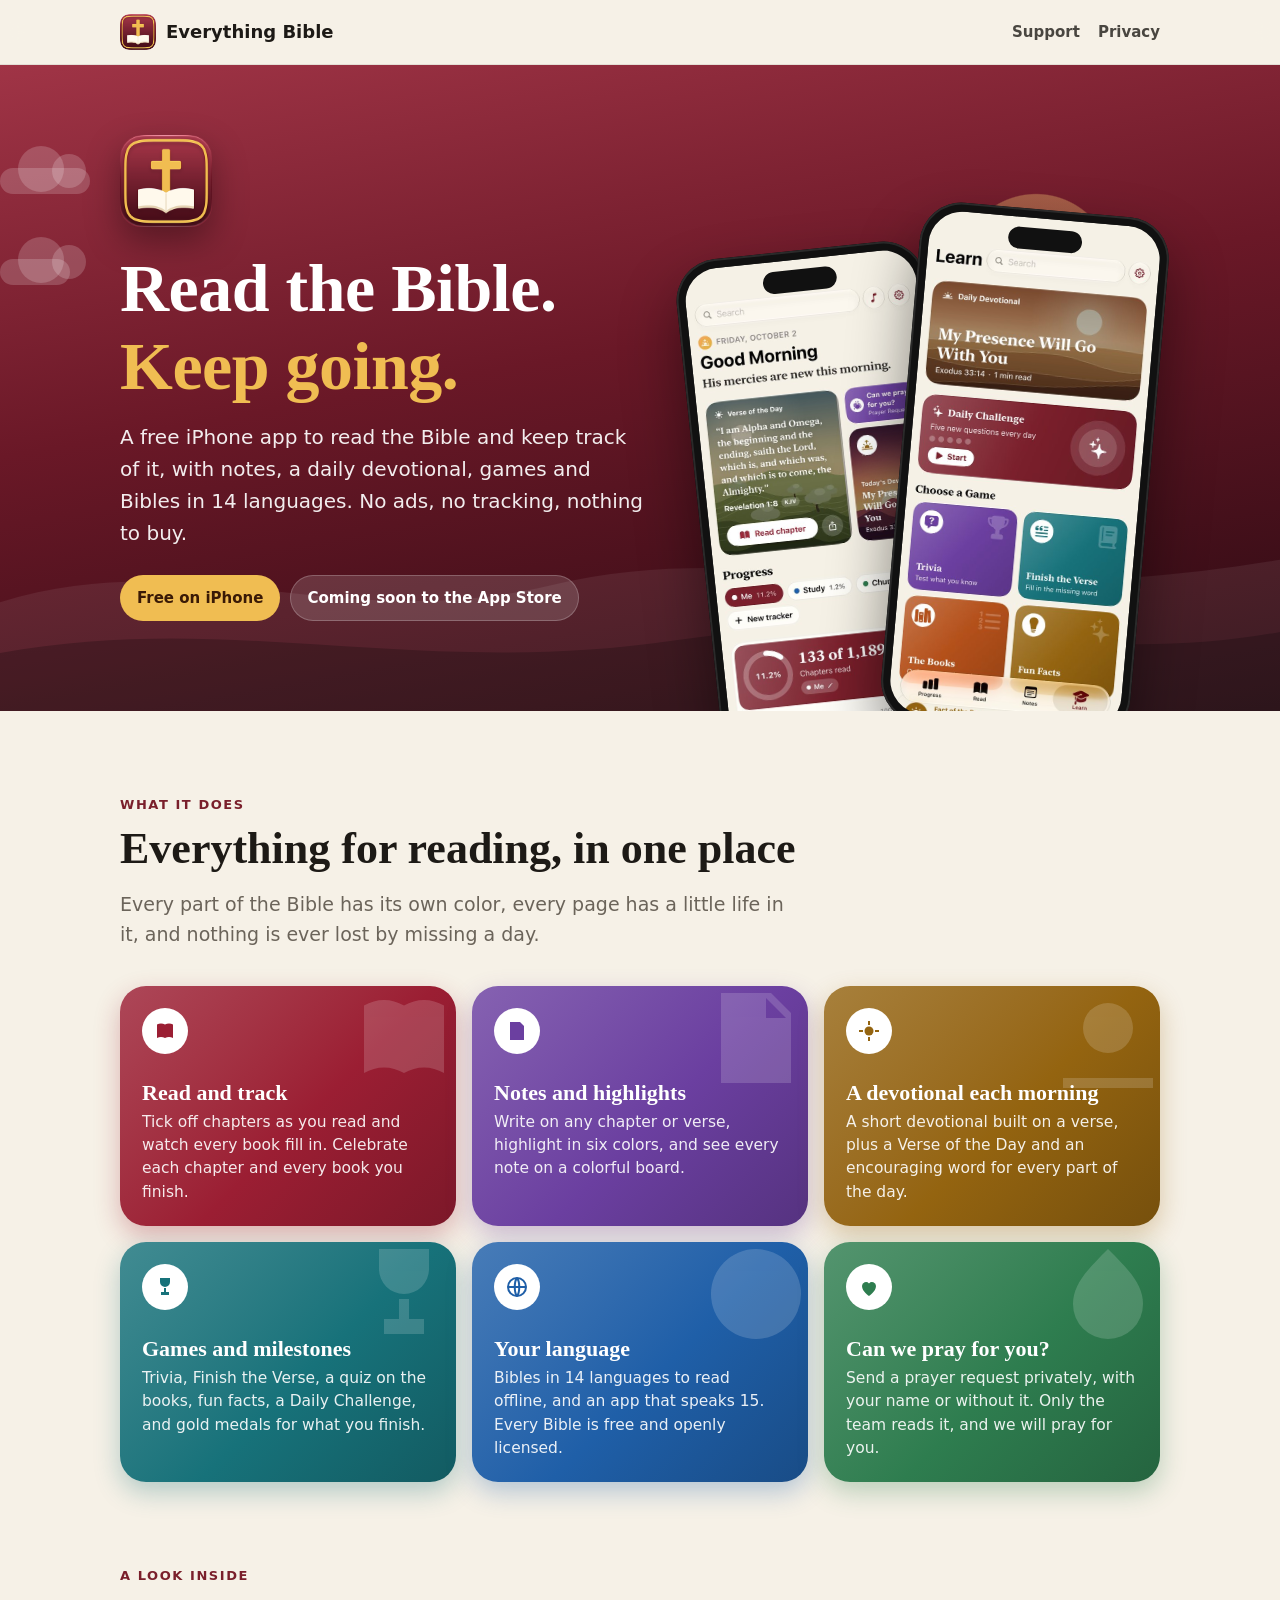
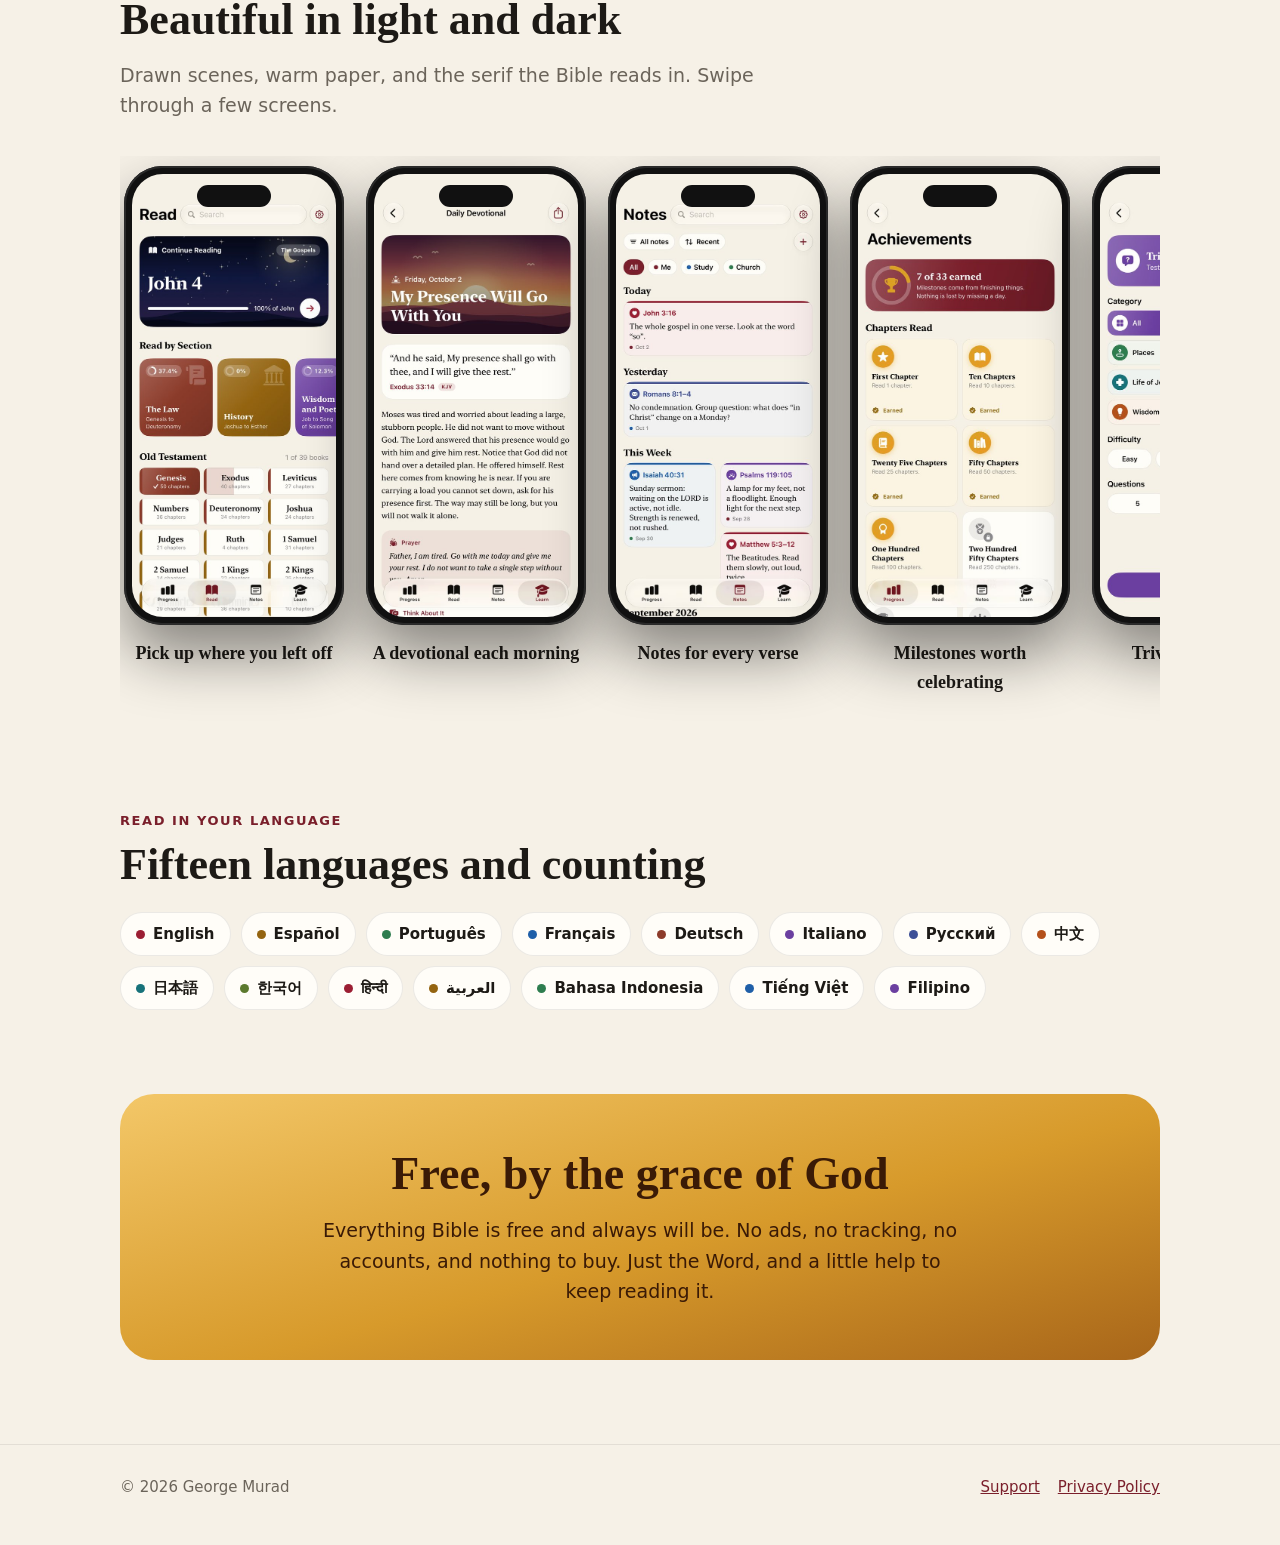
<file: index.html>
<!doctype html>
<html lang="en"><head><meta charset="utf-8"><meta name="viewport" content="width=device-width, initial-scale=1">
<title>Everything Bible</title>
<meta name="description" content="A free iPhone app to read the Bible and keep going: track your reading, write notes, a daily devotional, games, and Bibles in 14 languages. No ads, no tracking.">
<meta name="theme-color" content="#7a1f2b">
<link rel="icon" href="favicon.png"><link rel="apple-touch-icon" href="icon.png">
<link rel="stylesheet" href="style.css">
</head><body>

<header class="top"><div class="wrap">
  <a class="brand" href="./"><img src="icon.png" alt="">Everything Bible</a>
  <nav><a href="support.html">Support</a><a href="privacy.html">Privacy</a></nav>
</div></header>

<section class="hero scene">
  <span class="sun" aria-hidden="true"></span>
  <span class="cloud" style="width:90px; top:16%; animation-duration:44s" aria-hidden="true"></span>
  <span class="cloud" style="width:70px; top:30%; animation-duration:58s; animation-delay:-20s" aria-hidden="true"></span>
  <svg class="hills" viewBox="0 0 1440 320" preserveAspectRatio="none" aria-hidden="true">
    <path fill="rgba(255,255,255,.07)" d="M0,190 C220,120 380,230 620,170 C860,110 1040,210 1440,140 L1440,320 L0,320 Z"/>
    <path fill="rgba(0,0,0,.22)" d="M0,250 C260,200 470,280 760,235 C1030,192 1210,270 1440,225 L1440,320 L0,320 Z"/>
  </svg>
  <div class="wrap">
    <div class="copy">
      <img class="icon" src="icon.png" alt="Everything Bible app icon">
      <h1>Read the Bible.<br><em>Keep going.</em></h1>
      <p class="lead">A free iPhone app to read the Bible and keep track of it, with notes, a daily devotional, games and Bibles in 14 languages. No ads, no tracking, nothing to buy.</p>
      <div class="pills">
        <span class="pill gold">Free on iPhone</span>
        <span class="pill">Coming soon to the App Store</span>
      </div>
    </div>
    <div class="phones" aria-hidden="true">
      <div class="phone one"><img src="img/01-progress.jpg" alt=""></div>
      <div class="phone two"><img src="img/08-learn.jpg" alt=""></div>
    </div>
  </div>
</section>

<section class="band"><div class="wrap">
  <div class="rise">
    <div class="kicker">What it does</div>
    <h2 class="title">Everything for reading, in one place</h2>
    <p class="sub">Every part of the Bible has its own color, every page has a little life in it, and nothing is ever lost by missing a day.</p>
  </div>
  <div class="tiles">
    <div class="tile rise" style="--c:var(--gospels)">
      <svg class="art" viewBox="0 0 24 24" fill="currentColor" aria-hidden="true"><path d="M4 5.5C6.5 4 9.5 4 12 5.5 14.5 4 17.5 4 20 5.5V19c-2.5-1.5-5.5-1.5-8 0-2.5-1.5-5.5-1.5-8 0Z"/></svg>
      <div class="badge"><svg viewBox="0 0 24 24" fill="currentColor"><path d="M4 5.5C6.5 4 9.5 4 12 5.5 14.5 4 17.5 4 20 5.5V19c-2.5-1.5-5.5-1.5-8 0-2.5-1.5-5.5-1.5-8 0Z"/></svg></div>
      <h3>Read and track</h3><p>Tick off chapters as you read and watch every book fill in. Celebrate each chapter and every book you finish.</p>
    </div>
    <div class="tile rise" style="--c:var(--wisdom)">
      <svg class="art" viewBox="0 0 24 24" fill="currentColor" aria-hidden="true"><path d="M5 3h10l4 4v14H5Zm9 1v4h4"/></svg>
      <div class="badge"><svg viewBox="0 0 24 24" fill="currentColor"><path d="M5 3h10l4 4v14H5Zm3 8h8v1.6H8Zm0 4h8v1.6H8Z"/></svg></div>
      <h3>Notes and highlights</h3><p>Write on any chapter or verse, highlight in six colors, and see every note on a colorful board.</p>
    </div>
    <div class="tile rise" style="--c:var(--history)">
      <svg class="art" viewBox="0 0 24 24" fill="currentColor" aria-hidden="true"><circle cx="12" cy="10" r="5"/><path d="M3 20h18v2H3z"/></svg>
      <div class="badge"><svg viewBox="0 0 24 24" fill="currentColor"><circle cx="12" cy="12" r="4.5"/><path d="M11 2h2v4h-2zm0 16h2v4h-2zM2 11h4v2H2zm16 0h4v2h-4z"/></svg></div>
      <h3>A devotional each morning</h3><p>A short devotional built on a verse, plus a Verse of the Day and an encouraging word for every part of the day.</p>
    </div>
    <div class="tile rise" style="--c:var(--minor)">
      <svg class="art" viewBox="0 0 24 24" fill="currentColor" aria-hidden="true"><path d="M7 3h10v4a5 5 0 0 1-10 0Zm4 10h2v4h3v3H8v-3h3Z"/></svg>
      <div class="badge"><svg viewBox="0 0 24 24" fill="currentColor"><path d="M7 3h10v4a5 5 0 0 1-10 0Zm4 10h2v4h3v3H8v-3h3Z"/></svg></div>
      <h3>Games and milestones</h3><p>Trivia, Finish the Verse, a quiz on the books, fun facts, a Daily Challenge, and gold medals for what you finish.</p>
    </div>
    <div class="tile rise" style="--c:var(--major)">
      <svg class="art" viewBox="0 0 24 24" fill="currentColor" aria-hidden="true"><circle cx="12" cy="12" r="9"/></svg>
      <div class="badge"><svg viewBox="0 0 24 24" fill="none" stroke="currentColor" stroke-width="2"><circle cx="12" cy="12" r="9"/><path d="M3 12h18M12 3c3 3.5 3 14.5 0 18M12 3c-3 3.5-3 14.5 0 18"/></svg></div>
      <h3>Your language</h3><p>Bibles in 14 languages to read offline, and an app that speaks 15. Every Bible is free and openly licensed.</p>
    </div>
    <div class="tile rise" style="--c:var(--acts)">
      <svg class="art" viewBox="0 0 24 24" fill="currentColor" aria-hidden="true"><path d="M12 3c4 4 7 7 7 11a7 7 0 0 1-14 0c0-4 3-7 7-11Z"/></svg>
      <div class="badge"><svg viewBox="0 0 24 24" fill="currentColor"><path d="M12 21s-7-4.4-7-10a4 4 0 0 1 7-2.6A4 4 0 0 1 19 11c0 5.6-7 10-7 10Z"/></svg></div>
      <h3>Can we pray for you?</h3><p>Send a prayer request privately, with your name or without it. Only the team reads it, and we will pray for you.</p>
    </div>
  </div>
</div></section>

<section class="band" style="padding-top:0"><div class="wrap">
  <div class="rise">
    <div class="kicker">A look inside</div>
    <h2 class="title">Beautiful in light and dark</h2>
    <p class="sub">Drawn scenes, warm paper, and the serif the Bible reads in. Swipe through a few screens.</p>
  </div>
  <div class="screens rise">
    <figure><div class="phone"><img src="img/02-read.jpg" alt="The Read tab: Continue Reading on a night sky and the parts of the Bible in color" loading="lazy"></div><figcaption>Pick up where you left off</figcaption></figure>
    <figure><div class="phone"><img src="img/07-devotional.jpg" alt="Today's devotional on a drawn sunrise" loading="lazy"></div><figcaption>A devotional each morning</figcaption></figure>
    <figure><div class="phone"><img src="img/21-notes.jpg" alt="Notes in colored cards" loading="lazy"></div><figcaption>Notes for every verse</figcaption></figure>
    <figure><div class="phone"><img src="img/12-achievements.jpg" alt="Achievements with gold medals" loading="lazy"></div><figcaption>Milestones worth celebrating</figcaption></figure>
    <figure><div class="phone"><img src="img/09-trivia.jpg" alt="Trivia topics in color" loading="lazy"></div><figcaption>Trivia and quizzes</figcaption></figure>
    <figure><div class="phone"><img src="img/20-dark-psalm23.jpg" alt="Psalm 23 in dark mode with highlights" loading="lazy"></div><figcaption>Easy on the eyes at night</figcaption></figure>
  </div>
</div></section>

<section class="band" style="padding-top:0"><div class="wrap rise">
  <div class="kicker">Read in your language</div>
  <h2 class="title">Fifteen languages and counting</h2>
  <div class="chips" style="margin-top:22px">
    <span class="chip" style="--c:var(--gospels)">English</span><span class="chip" style="--c:var(--history)">Español</span>
    <span class="chip" style="--c:var(--acts)">Português</span><span class="chip" style="--c:var(--major)">Français</span>
    <span class="chip" style="--c:var(--law)">Deutsch</span><span class="chip" style="--c:var(--wisdom)">Italiano</span>
    <span class="chip" style="--c:var(--paul)">Русский</span><span class="chip" style="--c:var(--revelation)">中文</span>
    <span class="chip" style="--c:var(--minor)">日本語</span><span class="chip" style="--c:var(--general)">한국어</span>
    <span class="chip" style="--c:var(--gospels)">हिन्दी</span><span class="chip" style="--c:var(--history)">العربية</span>
    <span class="chip" style="--c:var(--acts)">Bahasa Indonesia</span><span class="chip" style="--c:var(--major)">Tiếng Việt</span>
    <span class="chip" style="--c:var(--wisdom)">Filipino</span>
  </div>
</div></section>

<section class="band" style="padding-top:0"><div class="wrap">
  <div class="free scene rise">
    <h2>Free, by the grace of God</h2>
    <p>Everything Bible is free and always will be. No ads, no tracking, no accounts, and nothing to buy. Just the Word, and a little help to keep reading it.</p>
  </div>
</div></section>

<footer><div class="wrap">
  <span>© 2026 George Murad</span>
  <span><a href="support.html">Support</a><a href="privacy.html">Privacy Policy</a></span>
</div></footer>

<script>
  // Cards rise in as they come into view. Without support, or with Reduce Motion, they simply show.
  const items = document.querySelectorAll('.rise');
  if ('IntersectionObserver' in window && !matchMedia('(prefers-reduced-motion: reduce)').matches) {
    const seen = new IntersectionObserver(entries => entries.forEach(e => {
      if (e.isIntersecting) { e.target.classList.add('in'); seen.unobserve(e.target); }
    }), { threshold: 0.12 });
    items.forEach((el, i) => { el.style.transitionDelay = (i % 3) * 80 + 'ms'; seen.observe(el); });
  } else { items.forEach(el => el.classList.add('in')); }
</script>
</body></html>
</file>
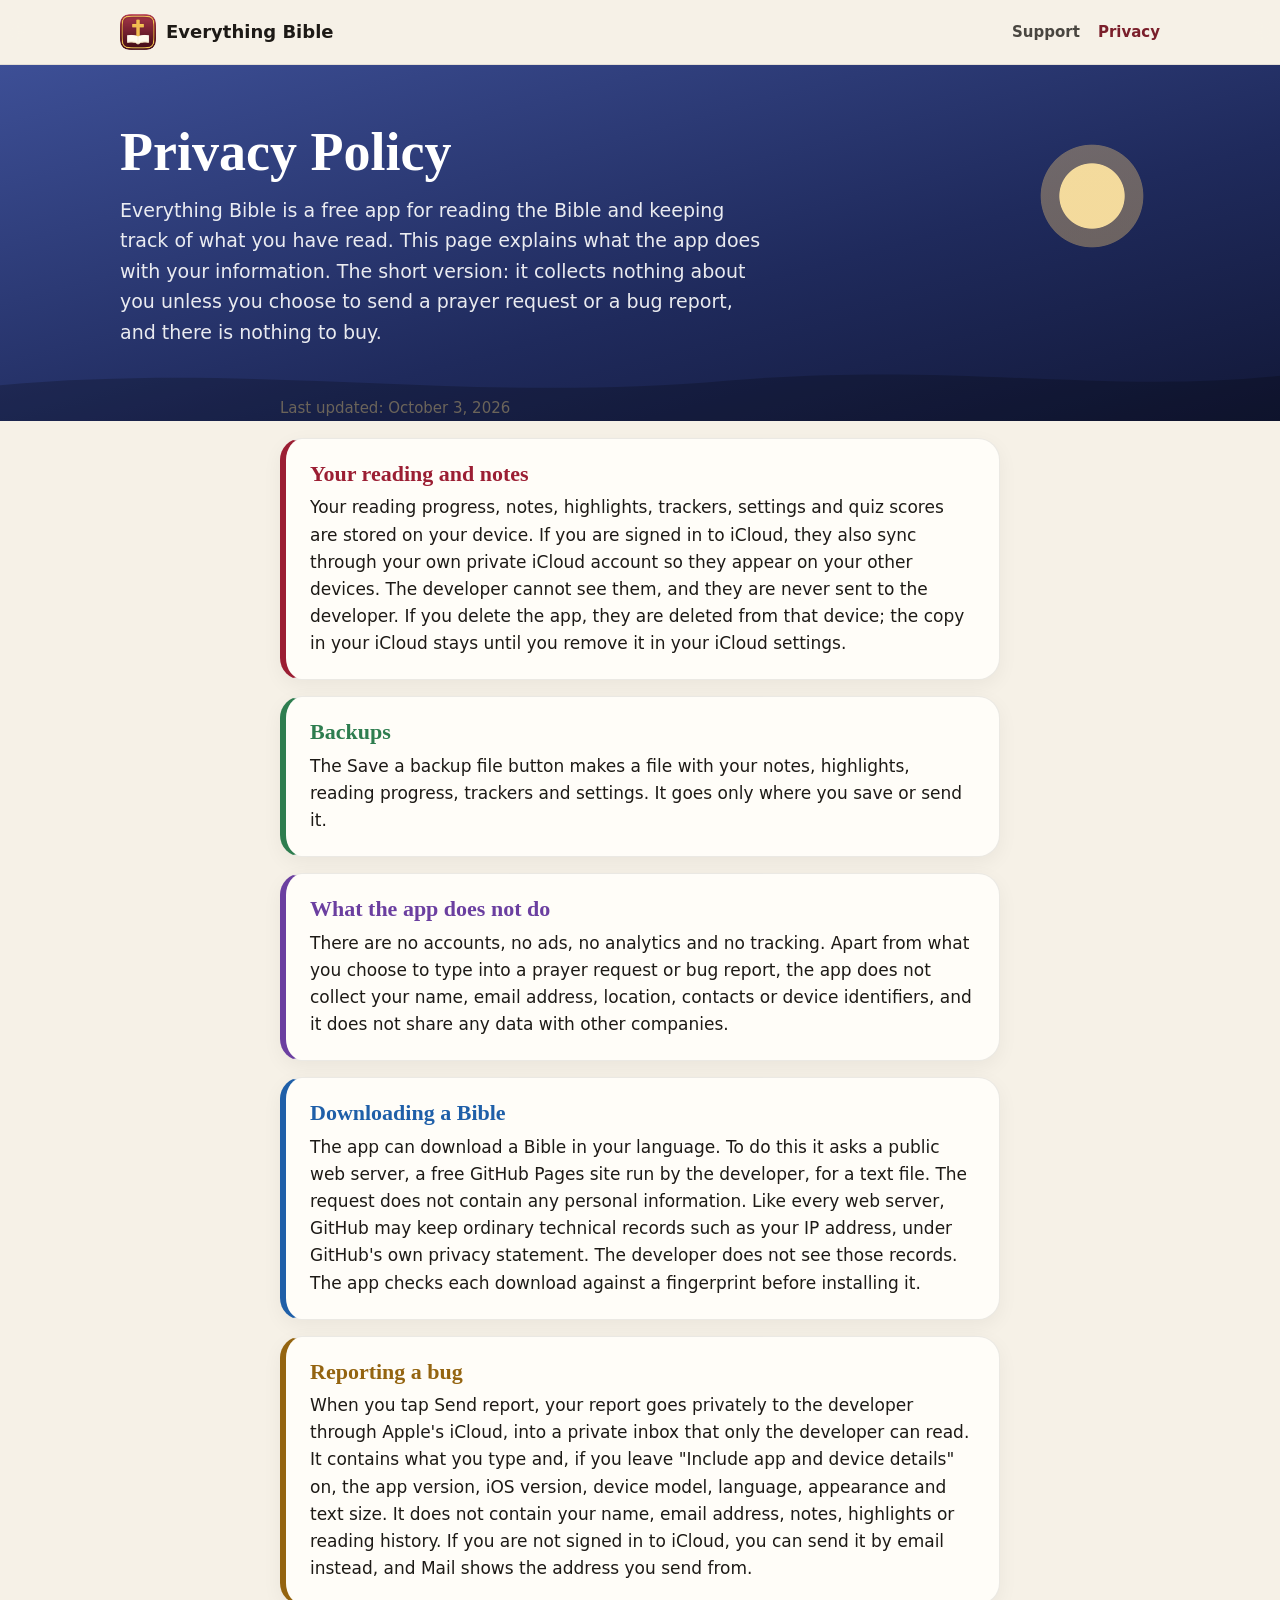
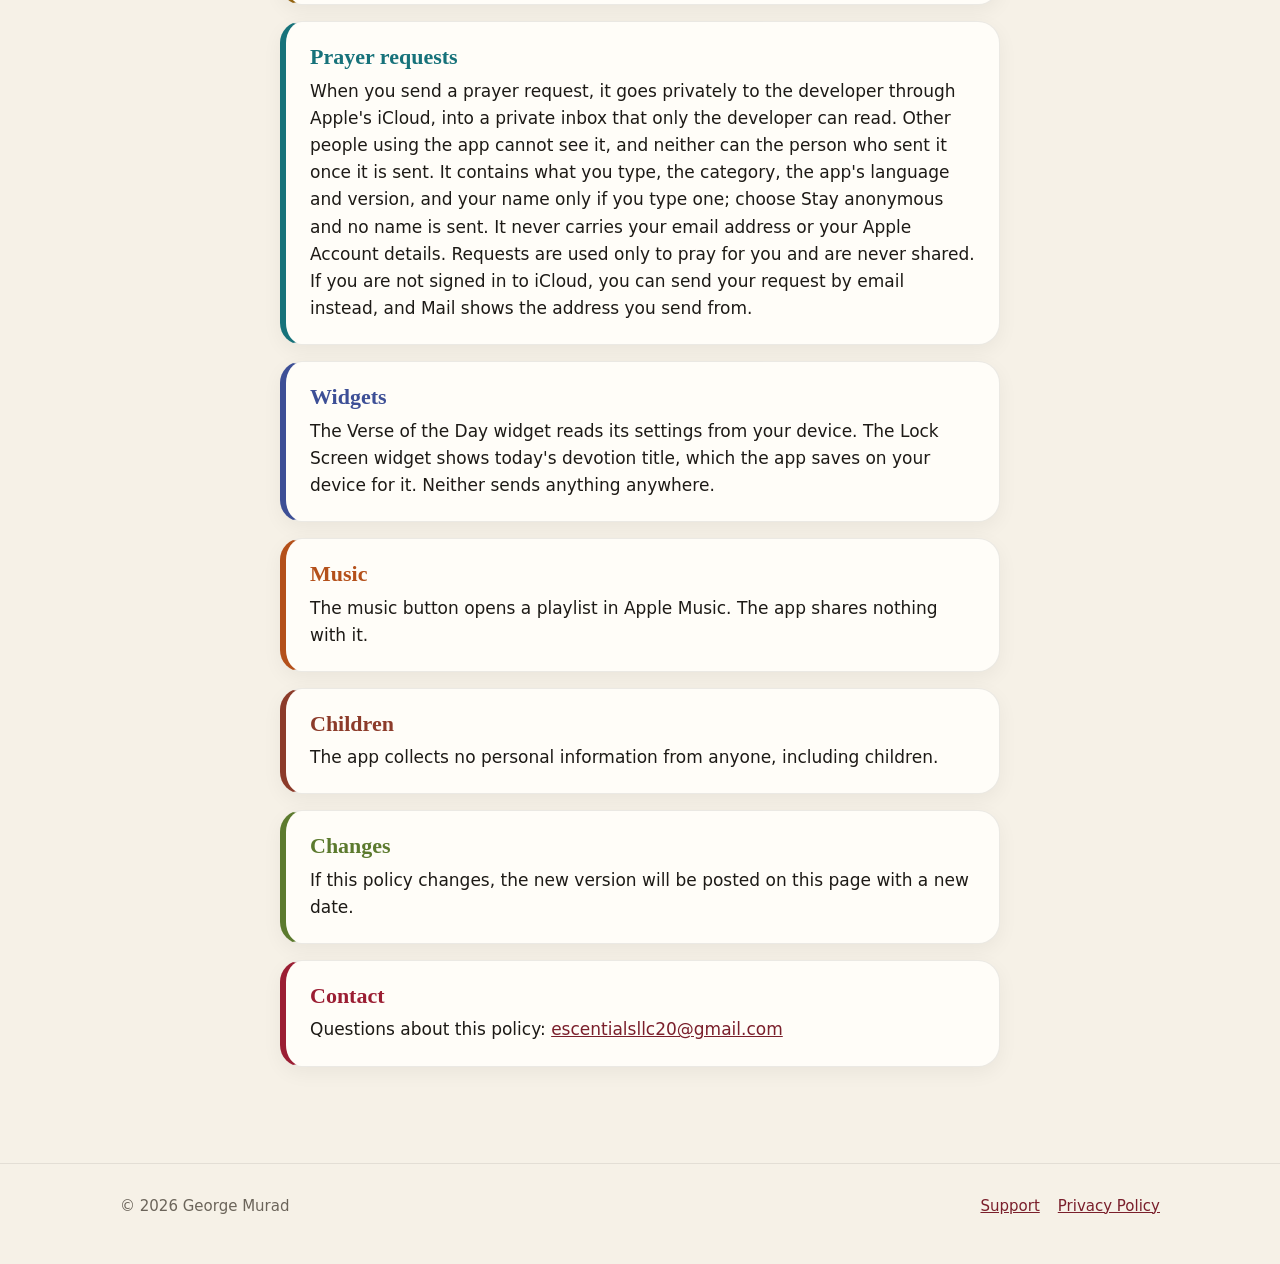
<file: privacy.html>
<!doctype html>
<html lang="en"><head><meta charset="utf-8"><meta name="viewport" content="width=device-width, initial-scale=1">
<title>Everything Bible Privacy Policy</title>
<meta name="description" content="How Everything Bible handles your information: no accounts, no tracking, and private prayer requests.">
<meta name="theme-color" content="#7a1f2b">
<link rel="icon" href="favicon.png"><link rel="apple-touch-icon" href="icon.png">
<link rel="stylesheet" href="style.css">
</head><body>

<header class="top"><div class="wrap">
  <a class="brand" href="./"><img src="icon.png" alt="">Everything Bible</a>
  <nav><a href="support.html">Support</a><a href="privacy.html" aria-current="page">Privacy</a></nav>
</div></header>

<section class="pagehead scene" style="--sky:linear-gradient(165deg,#3d4f96,#1f2a5c 60%,#121838)">
  <span class="sun" style="width:120px;height:120px;top:20%;right:10%" aria-hidden="true"></span>
  <svg class="hills" viewBox="0 0 1440 320" preserveAspectRatio="none" aria-hidden="true"><path fill="rgba(0,0,0,.22)" d="M0,240 C300,190 520,280 820,230 C1080,190 1240,260 1440,220 L1440,320 L0,320 Z"/></svg>
  <div class="wrap"><h1>Privacy Policy</h1><p>Everything Bible is a free app for reading the Bible and keeping track of what you have read. This page explains what the app does with your information. The short version: it collects nothing about you unless you choose to send a prayer request or a bug report, and there is nothing to buy.</p></div>
</section>
<main class="article">
  <p class="meta">Last updated: October 3, 2026</p>
  <div class="card rise" style="--c:var(--gospels)"><h2>Your reading and notes</h2><p>Your reading progress, notes, highlights, trackers, settings and quiz scores are stored on your device. If you are signed in to iCloud, they also sync through your own private iCloud account so they appear on your other devices. The developer cannot see them, and they are never sent to the developer. If you delete the app, they are deleted from that device; the copy in your iCloud stays until you remove it in your iCloud settings.</p></div>
  <div class="card rise" style="--c:var(--acts)"><h2>Backups</h2><p>The Save a backup file button makes a file with your notes, highlights, reading progress, trackers and settings. It goes only where you save or send it.</p></div>
  <div class="card rise" style="--c:var(--wisdom)"><h2>What the app does not do</h2><p>There are no accounts, no ads, no analytics and no tracking. Apart from what you choose to type into a prayer request or bug report, the app does not collect your name, email address, location, contacts or device identifiers, and it does not share any data with other companies.</p></div>
  <div class="card rise" style="--c:var(--major)"><h2>Downloading a Bible</h2><p>The app can download a Bible in your language. To do this it asks a public web server, a free GitHub Pages site run by the developer, for a text file. The request does not contain any personal information. Like every web server, GitHub may keep ordinary technical records such as your IP address, under GitHub's own privacy statement. The developer does not see those records. The app checks each download against a fingerprint before installing it.</p></div>
  <div class="card rise" style="--c:var(--history)"><h2>Reporting a bug</h2><p>When you tap Send report, your report goes privately to the developer through Apple's iCloud, into a private inbox that only the developer can read. It contains what you type and, if you leave "Include app and device details" on, the app version, iOS version, device model, language, appearance and text size. It does not contain your name, email address, notes, highlights or reading history. If you are not signed in to iCloud, you can send it by email instead, and Mail shows the address you send from.</p></div>
  <div class="card rise" style="--c:var(--minor)"><h2>Prayer requests</h2><p>When you send a prayer request, it goes privately to the developer through Apple's iCloud, into a private inbox that only the developer can read. Other people using the app cannot see it, and neither can the person who sent it once it is sent. It contains what you type, the category, the app's language and version, and your name only if you type one; choose Stay anonymous and no name is sent. It never carries your email address or your Apple Account details. Requests are used only to pray for you and are never shared. If you are not signed in to iCloud, you can send your request by email instead, and Mail shows the address you send from.</p></div>
  <div class="card rise" style="--c:var(--paul)"><h2>Widgets</h2><p>The Verse of the Day widget reads its settings from your device. The Lock Screen widget shows today's devotion title, which the app saves on your device for it. Neither sends anything anywhere.</p></div>
  <div class="card rise" style="--c:var(--revelation)"><h2>Music</h2><p>The music button opens a playlist in Apple Music. The app shares nothing with it.</p></div>
  <div class="card rise" style="--c:var(--law)"><h2>Children</h2><p>The app collects no personal information from anyone, including children.</p></div>
  <div class="card rise" style="--c:var(--general)"><h2>Changes</h2><p>If this policy changes, the new version will be posted on this page with a new date.</p></div>
  <div class="card rise" style="--c:var(--gospels)"><h2>Contact</h2><p>Questions about this policy: <a href="mailto:escentialsllc20@gmail.com">escentialsllc20@gmail.com</a></p></div>
</main>
<footer><div class="wrap">
  <span>© 2026 George Murad</span>
  <span><a href="support.html">Support</a><a href="privacy.html">Privacy Policy</a></span>
</div></footer>

<script>
  // Cards rise in as they come into view. Without support, or with Reduce Motion, they simply show.
  const items = document.querySelectorAll('.rise');
  if ('IntersectionObserver' in window && !matchMedia('(prefers-reduced-motion: reduce)').matches) {
    const seen = new IntersectionObserver(entries => entries.forEach(e => {
      if (e.isIntersecting) { e.target.classList.add('in'); seen.unobserve(e.target); }
    }), { threshold: 0.12 });
    items.forEach((el, i) => { el.style.transitionDelay = (i % 3) * 80 + 'ms'; seen.observe(el); });
  } else { items.forEach(el => el.classList.add('in')); }
</script>
</body></html>
</file>
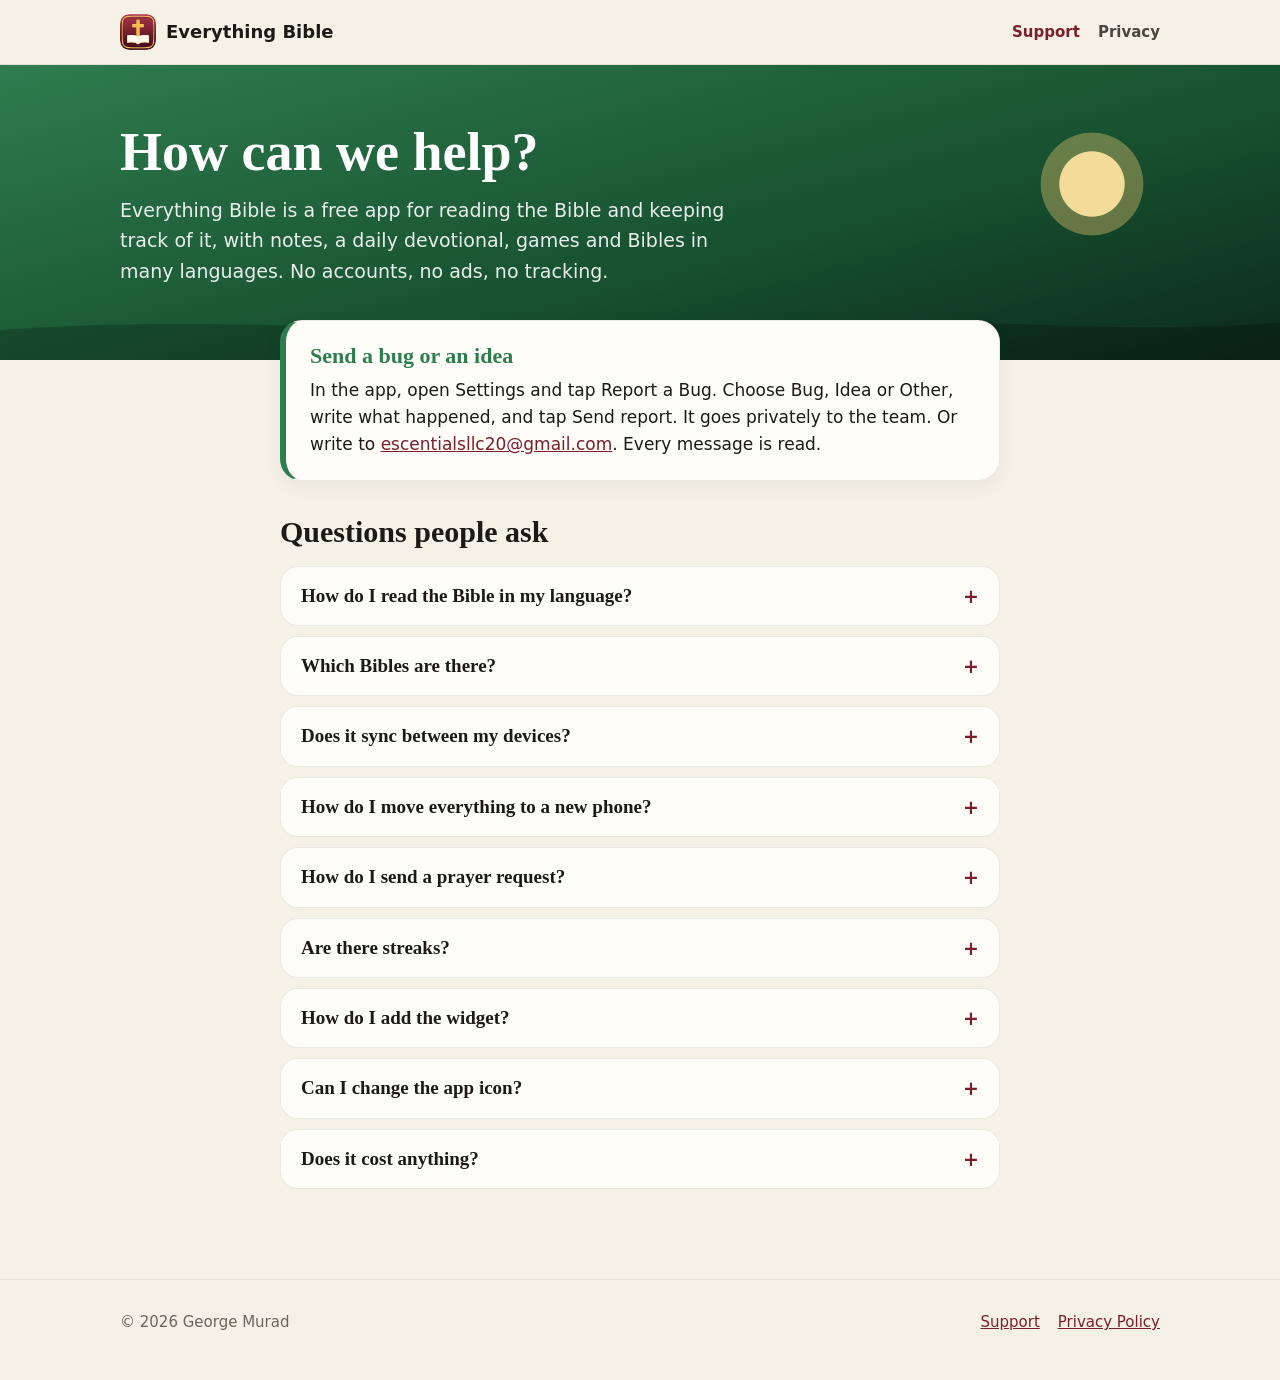
<file: support.html>
<!doctype html>
<html lang="en"><head><meta charset="utf-8"><meta name="viewport" content="width=device-width, initial-scale=1">
<title>Everything Bible Support</title>
<meta name="description" content="Help with Everything Bible: questions people ask, and how to send a bug, an idea or a prayer request.">
<meta name="theme-color" content="#7a1f2b">
<link rel="icon" href="favicon.png"><link rel="apple-touch-icon" href="icon.png">
<link rel="stylesheet" href="style.css">
</head><body>

<header class="top"><div class="wrap">
  <a class="brand" href="./"><img src="icon.png" alt="">Everything Bible</a>
  <nav><a href="support.html" aria-current="page">Support</a><a href="privacy.html">Privacy</a></nav>
</div></header>

<section class="pagehead scene" style="--sky:linear-gradient(165deg,#2e7d4f,#17502f 60%,#0c2a19)">
  <span class="sun" style="width:120px;height:120px;top:20%;right:10%" aria-hidden="true"></span>
  <svg class="hills" viewBox="0 0 1440 320" preserveAspectRatio="none" aria-hidden="true"><path fill="rgba(0,0,0,.22)" d="M0,240 C300,190 520,280 820,230 C1080,190 1240,260 1440,220 L1440,320 L0,320 Z"/></svg>
  <div class="wrap"><h1>How can we help?</h1><p>Everything Bible is a free app for reading the Bible and keeping track of it, with notes, a daily devotional, games and Bibles in many languages. No accounts, no ads, no tracking.</p></div>
</section>
<main class="article">
  <div class="card rise" style="--c:var(--acts)"><h2>Send a bug or an idea</h2><p>In the app, open Settings and tap Report a Bug. Choose Bug, Idea or Other, write what happened, and tap Send report. It goes privately to the team. Or write to <a href="mailto:escentialsllc20@gmail.com">escentialsllc20@gmail.com</a>. Every message is read.</p></div>
  <h2 class="title rise" style="font-size:30px; margin:34px 0 16px">Questions people ask</h2>
  <details class="rise"><summary>How do I read the Bible in my language?</summary><p>Open Settings, then Bible Version, and tap the download button next to a Bible. Each is about 1.3 megabytes and works offline once it is on your phone. On the Read tab a card also offers the Bible for the language your app is set to.</p></details>
  <details class="rise"><summary>Which Bibles are there?</summary><p>The King James Version, American Standard Version and World English Bible are inside the app. More download when you ask for them. The source and license of every one are listed in the app under Settings, About, and on the <a href="https://gbmurad.github.io/everything-bible-data/NOTICE.md">credits page</a>.</p></details>
  <details class="rise"><summary>Does it sync between my devices?</summary><p>Yes. If you are signed in to iCloud, your reading, notes, highlights and trackers sync through your own private iCloud account. You can also save a backup file in Settings and open it on a new phone.</p></details>
  <details class="rise"><summary>How do I move everything to a new phone?</summary><p>With iCloud it comes across by itself. Without it, open Settings, tap Save a backup file, and send the file to yourself. Open it on the new phone and tap Restore.</p></details>
  <details class="rise"><summary>How do I send a prayer request?</summary><p>Tap the purple Can we pray for you? card on the front page, or open Settings and tap Prayer Request. Choose a category, write your request, and add your name or stay anonymous. It goes privately to the team, and we will pray for you.</p></details>
  <details class="rise"><summary>Are there streaks?</summary><p>No. Milestones celebrate finishing things, and nothing is lost by missing a day.</p></details>
  <details class="rise"><summary>How do I add the widget?</summary><p>Touch and hold the Home Screen, tap the plus button, choose Everything Bible, then pick a size. The Lock Screen widget shows the title of today's devotion. To change colors and fonts, open Settings in the app.</p></details>
  <details class="rise"><summary>Can I change the app icon?</summary><p>Yes. Open Settings, then App Icon, and choose from three designs in sixteen colors.</p></details>
  <details class="rise"><summary>Does it cost anything?</summary><p>No. Everything Bible is free, with no ads and nothing to buy.</p></details>
</main>
<footer><div class="wrap">
  <span>© 2026 George Murad</span>
  <span><a href="support.html">Support</a><a href="privacy.html">Privacy Policy</a></span>
</div></footer>

<script>
  // Cards rise in as they come into view. Without support, or with Reduce Motion, they simply show.
  const items = document.querySelectorAll('.rise');
  if ('IntersectionObserver' in window && !matchMedia('(prefers-reduced-motion: reduce)').matches) {
    const seen = new IntersectionObserver(entries => entries.forEach(e => {
      if (e.isIntersecting) { e.target.classList.add('in'); seen.unobserve(e.target); }
    }), { threshold: 0.12 });
    items.forEach((el, i) => { el.style.transitionDelay = (i % 3) * 80 + 'ms'; seen.observe(el); });
  } else { items.forEach(el => el.classList.add('in')); }
</script>
</body></html>
</file>
<file: style.css>
/* Everything Bible site: the app's own look. Paper and serif, a color for each part of the Bible, drawn scenes, gentle motion. */
:root {
  --paper:#f6f1e7; --card:#fffdf8; --ink:#1d1a16; --muted:#6b645a; --line:rgba(0,0,0,.08);
  --burgundy:#7a1f2b; --burgundy-deep:#4a0e1a; --gold:#f0bd52; --cream:#fff8ec;
  --law:#8c3b2a; --history:#946410; --wisdom:#6b3fa0; --major:#1f5fa8; --minor:#17727a;
  --gospels:#9b1e33; --acts:#2e7d4f; --paul:#3d4f96; --general:#5c7a2e; --revelation:#b4501a;
  --serif: "New York", ui-serif, Georgia, "Times New Roman", serif;
  --sans: -apple-system, BlinkMacSystemFont, "SF Pro Text", system-ui, sans-serif;
  --radius: 26px;
}
@media (prefers-color-scheme: dark) {
  :root { --paper:#15110d; --card:#211b16; --ink:#f3ece0; --muted:#a79f92; --line:rgba(255,255,255,.1); }
}
* { box-sizing: border-box; }
html { -webkit-text-size-adjust: 100%; }
body { margin:0; background:var(--paper); color:var(--ink); font:17px/1.6 var(--sans); overflow-x:hidden; }
a { color: var(--burgundy); }
@media (prefers-color-scheme: dark) { a { color:#e9a0aa; } }
img { max-width:100%; display:block; }
h1, h2, h3 { font-family: var(--serif); line-height:1.15; margin:0; }
.wrap { max-width: 1080px; margin: 0 auto; padding: 0 20px; }

/* Top bar */
.top { position: sticky; top: 0; z-index: 10; backdrop-filter: blur(14px); -webkit-backdrop-filter: blur(14px);
  background: color-mix(in srgb, var(--paper) 78%, transparent); border-bottom: 1px solid var(--line); }
.top .wrap { display:flex; align-items:center; justify-content:space-between; height:64px; }
.brand { display:flex; align-items:center; gap:10px; text-decoration:none; color:var(--ink); font-weight:700; font-size:18px; }
.brand img { width:36px; height:36px; border-radius:9px; }
.top nav a { text-decoration:none; color:var(--ink); font-weight:600; font-size:15px; margin-left:18px; opacity:.8; }
.top nav a:hover, .top nav a[aria-current] { opacity:1; color:var(--burgundy); }

/* Drawn scenes: a sky, a glowing sun or moon, rolling hills, drifting clouds */
.scene { position:relative; overflow:hidden; color:#fff; isolation:isolate; }
.scene::before { content:""; position:absolute; inset:0; z-index:-2; background: var(--sky); }
.scene .sun { position:absolute; z-index:-1; width:180px; height:180px; border-radius:50%; right:12%; top:18%;
  background: radial-gradient(circle, rgba(255,228,160,.95) 0 38%, rgba(255,210,120,.35) 39% 60%, transparent 61%);
  animation: glow 6s ease-in-out infinite; }
.scene .hills { position:absolute; left:0; right:0; bottom:-1px; z-index:-1; width:100%; height:42%; }
.scene .cloud { position:absolute; z-index:-1; height:26px; border-radius:20px; background:rgba(255,255,255,.18);
  animation: drift 38s linear infinite; }
.scene .cloud::before, .scene .cloud::after { content:""; position:absolute; border-radius:50%; background:inherit; }
.scene .cloud::before { width:46px; height:46px; left:18px; top:-22px; }
.scene .cloud::after { width:34px; height:34px; left:52px; top:-14px; }
@keyframes glow { 50% { transform: scale(1.06); opacity:.9; } }
@keyframes drift { from { transform: translateX(-30vw); } to { transform: translateX(120vw); } }

/* Hero */
.hero { --sky: linear-gradient(170deg, #a03446 0%, #6a1827 45%, #2a0a12 100%); padding: 70px 0 0; }
.hero .wrap { display:grid; grid-template-columns: 1.05fr .95fr; gap: 30px; align-items:end; }
.hero .copy { padding-bottom: 90px; }
.hero .icon { width:92px; height:92px; border-radius:21px; box-shadow:0 14px 34px rgba(0,0,0,.35); margin-bottom:22px; }
.hero h1 { font-size: clamp(40px, 6vw, 68px); letter-spacing:-.5px; }
.hero h1 em { font-style:normal; color: var(--gold); }
.hero p.lead { font-size: 20px; max-width: 30em; opacity:.92; margin: 16px 0 26px; }
.pills { display:flex; flex-wrap:wrap; gap:10px; }
.pill { display:inline-flex; align-items:center; gap:8px; padding:10px 16px; border-radius:999px; font-weight:700; font-size:15px;
  background:rgba(255,255,255,.14); color:#fff; border:1px solid rgba(255,255,255,.22); text-decoration:none; }
.pill.gold { background: var(--gold); color:#3a1a06; border-color: transparent; }
.phones { position:relative; height: 560px; }
.phone { position:absolute; width: 250px; border-radius: 42px; padding: 9px; background:#111;
  box-shadow: 0 30px 60px rgba(0,0,0,.45), inset 0 0 0 2px #2a2a2a; }
.phone img { border-radius: 34px; }
.phone::before { content:""; position:absolute; top:19px; left:50%; width:74px; height:22px; margin-left:-37px; background:#111; border-radius:12px; z-index:1; }
.phones .one { left: 4%; bottom: -60px; transform: rotate(-6deg); animation: float 7s ease-in-out infinite; }
.phones .two { right: 2%; bottom: -20px; transform: rotate(5deg); animation: float 7s ease-in-out -3.5s infinite; }
@keyframes float { 50% { translate: 0 -12px; } }

/* Sections */
section.band { padding: 84px 0; }
.kicker { font-weight:800; letter-spacing:.12em; text-transform:uppercase; font-size:13px; color: var(--burgundy); }
@media (prefers-color-scheme: dark) { .kicker { color: var(--gold); } }
h2.title { font-size: clamp(30px, 4vw, 44px); margin: 8px 0 14px; }
p.sub { color: var(--muted); font-size: 19px; max-width: 36em; margin: 0 0 36px; }

/* Feature tiles, each in a part of the Bible's color, its symbol large and faint in the corner */
.tiles { display:grid; grid-template-columns: repeat(3, 1fr); gap: 16px; }
.tile { position:relative; overflow:hidden; border-radius: var(--radius); padding: 22px; min-height: 190px; color:#fff;
  background: linear-gradient(135deg, color-mix(in srgb, var(--c) 82%, white) 0%, var(--c) 55%, color-mix(in srgb, var(--c) 80%, black) 100%);
  box-shadow: 0 10px 26px color-mix(in srgb, var(--c) 30%, transparent); transition: transform .25s ease; }
.tile:hover { transform: translateY(-4px) rotate(-.4deg); }
.tile .badge { width:46px; height:46px; border-radius:50%; background:#fff; color:var(--c); display:grid; place-items:center; margin-bottom: 26px; }
.tile .badge svg { width:24px; height:24px; }
.tile .art { position:absolute; right:-8px; top:-8px; width:120px; height:120px; opacity:.16; color:#fff; }
.tile h3 { font-size: 22px; margin-bottom: 6px; }
.tile p { margin:0; opacity:.9; font-size:15.5px; line-height:1.5; }

/* Screens: a row of phones that scrolls sideways on small screens */
.screens { display:flex; gap: 22px; overflow-x:auto; padding: 10px 4px 30px; scroll-snap-type:x mandatory; }
.screens figure { margin:0; flex: 0 0 220px; scroll-snap-align:center; }
.screens .phone { position:relative; width:220px; border-radius:38px; padding:8px; }
.screens .phone img { border-radius:31px; }
.screens figcaption { text-align:center; font-family: var(--serif); font-weight:700; margin-top:14px; font-size:18px; }

/* Languages and the free band */
.chips { display:flex; flex-wrap:wrap; gap:10px; }
.chip { padding: 9px 15px; border-radius:999px; background: var(--card); border:1px solid var(--line); font-weight:600; font-size:15px; }
.chip::before { content:""; display:inline-block; width:9px; height:9px; border-radius:50%; background: var(--c, var(--burgundy)); margin-right:8px; }
.free { --sky: linear-gradient(165deg, #f3c768, #d79a2b 55%, #a8661a); color:#3a1a06; border-radius: 34px; padding: 54px 40px; text-align:center; }
.free h2 { font-size: clamp(30px, 4vw, 46px); }
.free p { font-size:19px; max-width: 34em; margin: 14px auto 0; }

/* Article pages (privacy, support) */
.pagehead { padding: 56px 0 74px; }
.pagehead h1 { font-size: clamp(36px, 5vw, 54px); }
.pagehead p { opacity:.9; font-size:19px; margin: 12px 0 0; max-width: 34em; }
.article { max-width: 760px; margin: -40px auto 0; padding: 0 20px 80px; position:relative; }
.card { background: var(--card); border:1px solid var(--line); border-radius: 22px; padding: 22px 24px; margin-bottom: 16px;
  box-shadow: 0 6px 20px rgba(0,0,0,.05); border-left: 6px solid var(--c, var(--burgundy)); }
.card h2 { font-size: 22px; margin-bottom: 8px; color: var(--c, var(--burgundy)); }
@media (prefers-color-scheme: dark) { .card h2 { color: color-mix(in srgb, var(--c, var(--burgundy)) 55%, white); } }
.card p { margin: 0 0 10px; } .card p:last-child { margin-bottom:0; }
.meta { color: var(--muted); font-size: 15px; margin-bottom: 18px; }
details { background: var(--card); border:1px solid var(--line); border-radius:18px; padding: 14px 20px; margin-bottom: 10px; }
details summary { cursor:pointer; font-weight:700; font-family: var(--serif); font-size: 19px; list-style:none; display:flex; justify-content:space-between; gap: 12px; }
details summary::-webkit-details-marker { display:none; }
details summary::after { content:"+"; color: var(--burgundy); font-family: var(--sans); font-weight:800; transition: transform .2s; }
details[open] summary::after { transform: rotate(45deg); }
details p { margin: 10px 0 2px; color: var(--ink); }

footer { border-top:1px solid var(--line); padding: 30px 0 46px; color: var(--muted); font-size: 15px; }
footer .wrap { display:flex; flex-wrap:wrap; justify-content:space-between; gap: 14px; }
footer a { margin-left: 18px; }

/* Rise in as things come into view */
.rise { opacity:0; transform: translateY(22px); transition: opacity .7s ease, transform .7s cubic-bezier(.2,.8,.2,1); }
.rise.in { opacity:1; transform:none; }

@media (max-width: 860px) {
  .scene .sun { width: 120px !important; height: 120px !important; top: 10px !important; right: -36px !important; opacity: .55; }
  .hero .wrap { grid-template-columns: 1fr; }
  .hero .copy { padding-bottom: 10px; }
  .phones { height: 470px; }
  .phones .one { left: 50%; margin-left: -230px; }
  .phones .two { right: 50%; margin-right: -230px; }
  .tiles { grid-template-columns: 1fr 1fr; }
}
@media (max-width: 560px) {
  .tiles { grid-template-columns: 1fr; }
  .phones { height: 400px; }
  .phone { width: 190px; border-radius: 34px; } .phone img { border-radius: 27px; }
  .phones .one { margin-left: -185px; } .phones .two { margin-right: -185px; }
  .top nav a { margin-left: 12px; font-size: 14px; }
  .free { padding: 40px 22px; }
}
@media (prefers-reduced-motion: reduce) {
  *, *::before, *::after { animation: none !important; transition: none !important; }
  .rise { opacity:1; transform:none; }
}
</file>
